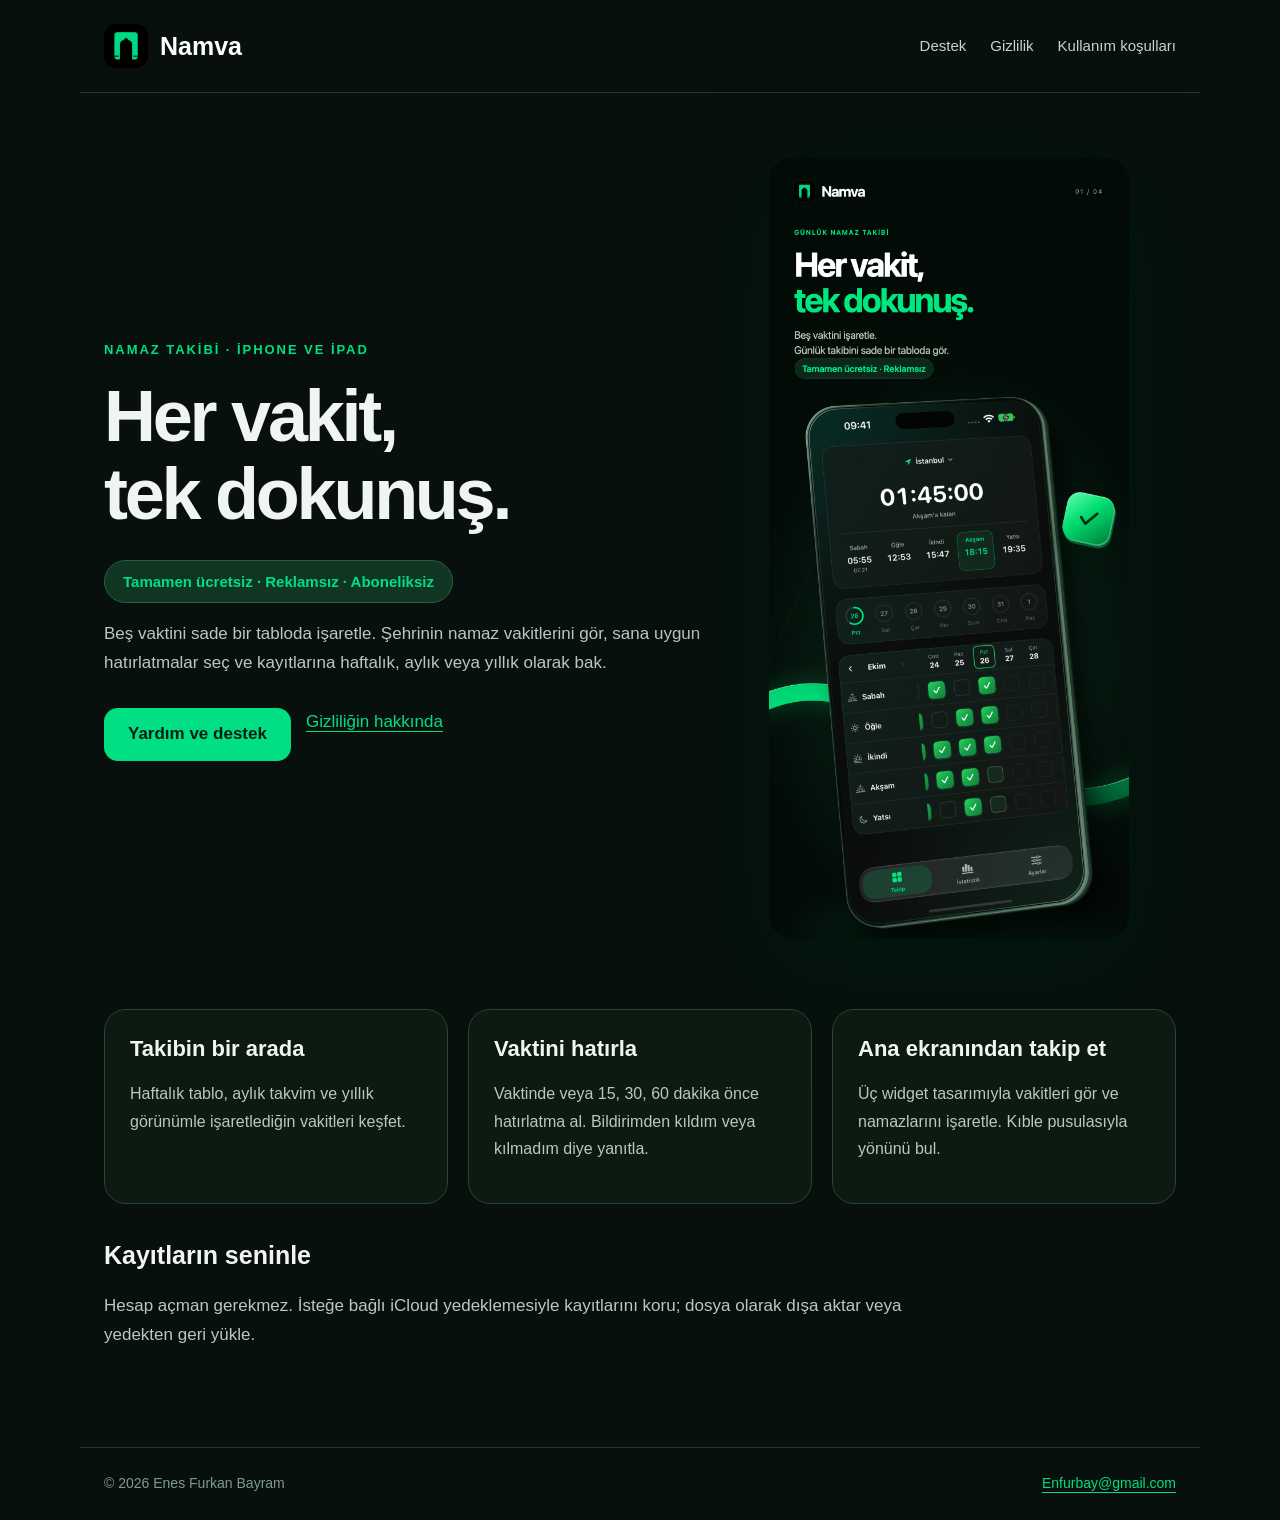
<file: index.html>
<!doctype html><html lang="tr"><head><meta charset="utf-8"><meta name="viewport" content="width=device-width,initial-scale=1"><title>Namaz Takibi · Namva</title><meta name="description" content="Namva ile beş vakti işaretle, namaz vakitlerini gör ve kişisel takibini sürdür. Ücretsiz, reklamsız ve aboneliksiz."><link rel="canonical" href="https://enfurbay.github.io/namva/"><link rel="icon" href="assets/logo.png"><link rel="stylesheet" href="style.css"><meta name="theme-color" content="#07100c"></head><body><header><a class="brand" href="index.html"><img src="assets/logo.png" alt="">Namva</a><nav aria-label="Ana menü"><a href="support.html">Destek</a><a href="privacy.html">Gizlilik</a><a href="terms.html">Kullanım koşulları</a></nav></header><main class=""><div class="hero"><div><span class="eyebrow">Namaz takibi · iPhone ve iPad</span><h1>Her vakit,<br>tek dokunuş.</h1><span class="pill">Tamamen ücretsiz · Reklamsız · Aboneliksiz</span><p>Beş vaktini sade bir tabloda işaretle. Şehrinin namaz vakitlerini gör, sana uygun hatırlatmalar seç ve kayıtlarına haftalık, aylık veya yıllık olarak bak.</p><div class="actions"><a class="button" href="support.html">Yardım ve destek</a><a href="privacy.html">Gizliliğin hakkında</a></div></div><img src="assets/takip.png" alt="Namva uygulamasında namaz vakitleri, geri sayım ve günlük takip tablosu"></div><div class="cards"><section class="card"><h2>Takibin bir arada</h2><p>Haftalık tablo, aylık takvim ve yıllık görünümle işaretlediğin vakitleri keşfet.</p></section><section class="card"><h2>Vaktini hatırla</h2><p>Vaktinde veya 15, 30, 60 dakika önce hatırlatma al. Bildirimden kıldım veya kılmadım diye yanıtla.</p></section><section class="card"><h2>Ana ekranından takip et</h2><p>Üç widget tasarımıyla vakitleri gör ve namazlarını işaretle. Kıble pusulasıyla yönünü bul.</p></section></div><section><h2>Kayıtların seninle</h2><p>Hesap açman gerekmez. İsteğe bağlı iCloud yedeklemesiyle kayıtlarını koru; dosya olarak dışa aktar veya yedekten geri yükle.</p></section></main><footer><span>© 2026 Enes Furkan Bayram</span><a href="mailto:Enfurbay@gmail.com">Enfurbay@gmail.com</a></footer></body></html>
</file>
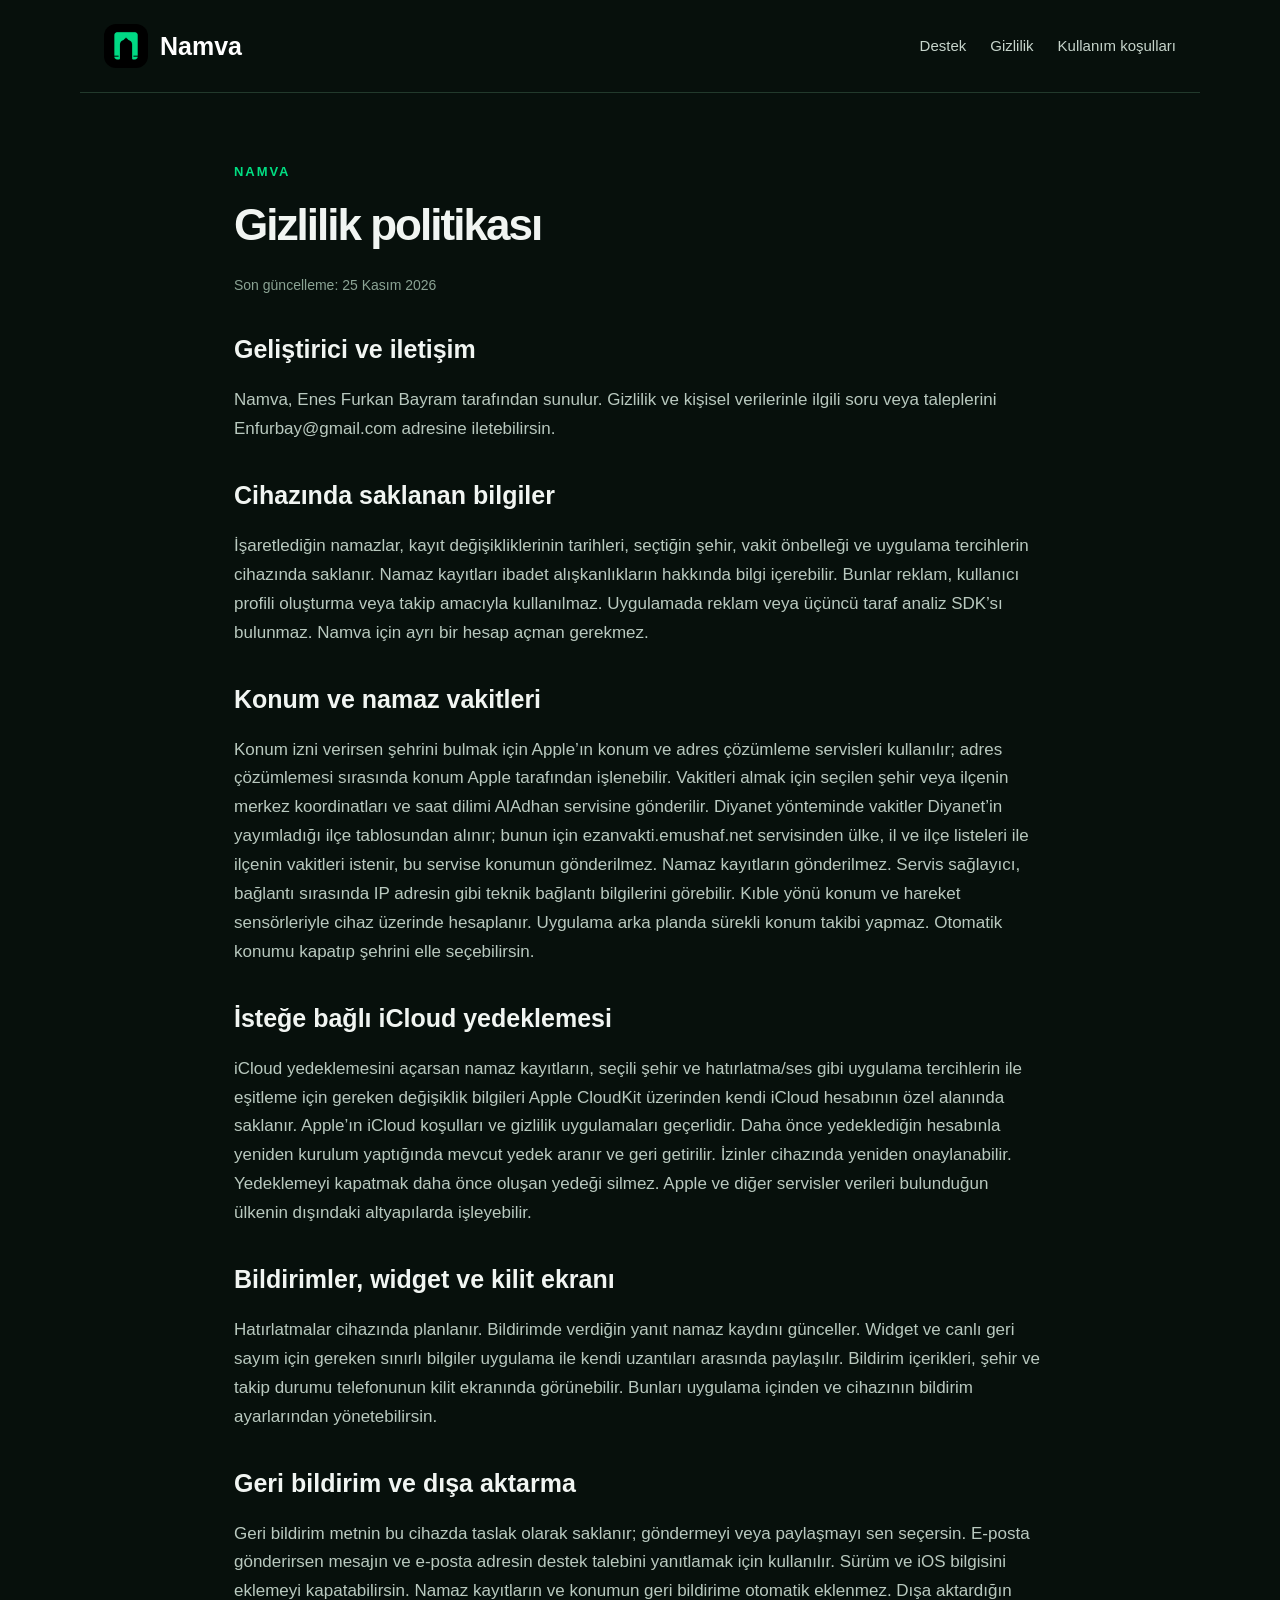
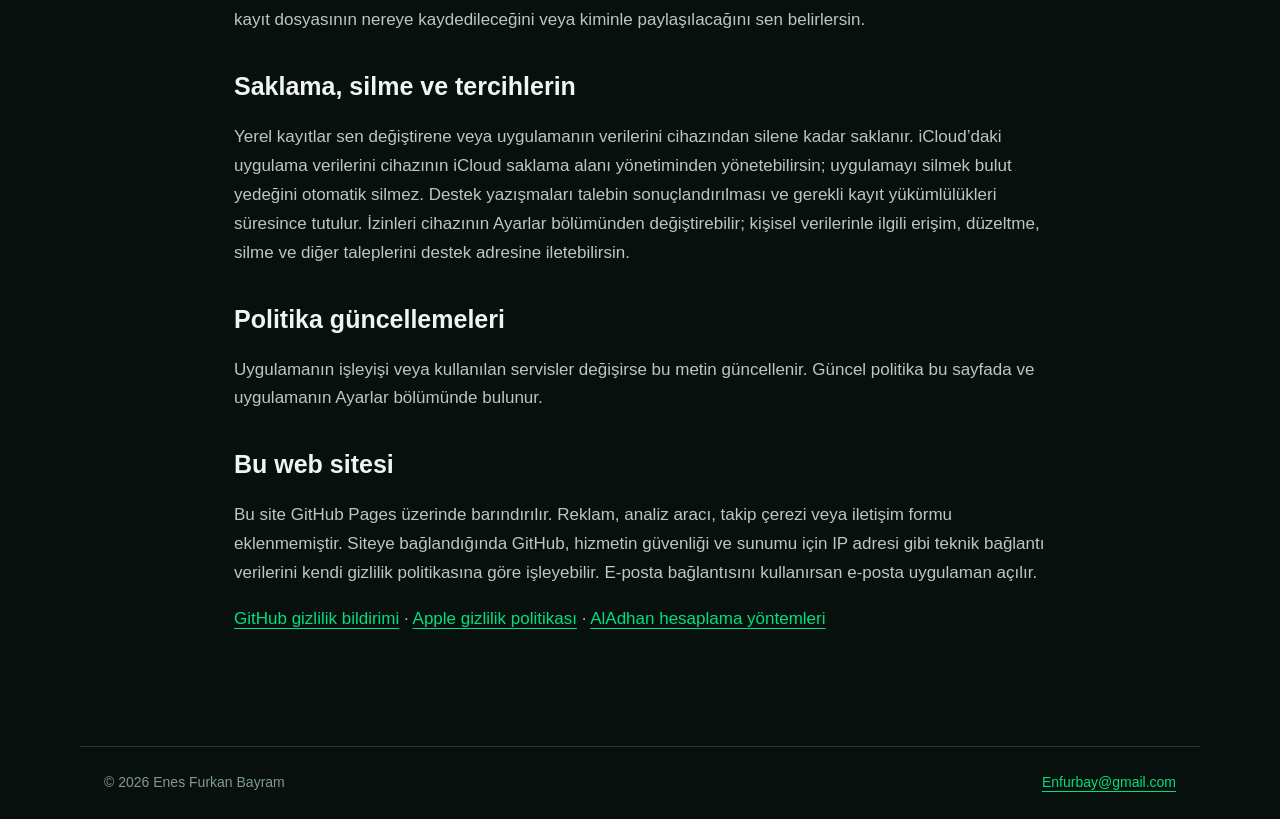
<file: privacy.html>
<!doctype html><html lang="tr"><head><meta charset="utf-8"><meta name="viewport" content="width=device-width,initial-scale=1"><title>Gizlilik politikası · Namva</title><meta name="description" content="Namva gizlilik politikası ve geliştirici iletişim bilgileri."><link rel="canonical" href="https://enfurbay.github.io/namva/privacy.html"><link rel="icon" href="assets/logo.png"><link rel="stylesheet" href="style.css"><meta name="theme-color" content="#07100c"></head><body><header><a class="brand" href="index.html"><img src="assets/logo.png" alt="">Namva</a><nav aria-label="Ana menü"><a href="support.html">Destek</a><a href="privacy.html">Gizlilik</a><a href="terms.html">Kullanım koşulları</a></nav></header><main class="legal"><span class="eyebrow">Namva</span><h1>Gizlilik politikası</h1><p class="meta">Son güncelleme: 25 Kasım 2026</p><section><h2>Geliştirici ve iletişim</h2><p>Namva, Enes Furkan Bayram tarafından sunulur. Gizlilik ve kişisel verilerinle ilgili soru veya taleplerini Enfurbay@gmail.com adresine iletebilirsin.</p></section><section><h2>Cihazında saklanan bilgiler</h2><p>İşaretlediğin namazlar, kayıt değişikliklerinin tarihleri, seçtiğin şehir, vakit önbelleği ve uygulama tercihlerin cihazında saklanır. Namaz kayıtları ibadet alışkanlıkların hakkında bilgi içerebilir. Bunlar reklam, kullanıcı profili oluşturma veya takip amacıyla kullanılmaz. Uygulamada reklam veya üçüncü taraf analiz SDK’sı bulunmaz. Namva için ayrı bir hesap açman gerekmez.</p></section><section><h2>Konum ve namaz vakitleri</h2><p>Konum izni verirsen şehrini bulmak için Apple’ın konum ve adres çözümleme servisleri kullanılır; adres çözümlemesi sırasında konum Apple tarafından işlenebilir. Vakitleri almak için seçilen şehir veya ilçenin merkez koordinatları ve saat dilimi AlAdhan servisine gönderilir. Diyanet yönteminde vakitler Diyanet’in yayımladığı ilçe tablosundan alınır; bunun için ezanvakti.emushaf.net servisinden ülke, il ve ilçe listeleri ile ilçenin vakitleri istenir, bu servise konumun gönderilmez. Namaz kayıtların gönderilmez. Servis sağlayıcı, bağlantı sırasında IP adresin gibi teknik bağlantı bilgilerini görebilir. Kıble yönü konum ve hareket sensörleriyle cihaz üzerinde hesaplanır. Uygulama arka planda sürekli konum takibi yapmaz. Otomatik konumu kapatıp şehrini elle seçebilirsin.</p></section><section><h2>İsteğe bağlı iCloud yedeklemesi</h2><p>iCloud yedeklemesini açarsan namaz kayıtların, seçili şehir ve hatırlatma/ses gibi uygulama tercihlerin ile eşitleme için gereken değişiklik bilgileri Apple CloudKit üzerinden kendi iCloud hesabının özel alanında saklanır. Apple’ın iCloud koşulları ve gizlilik uygulamaları geçerlidir. Daha önce yedeklediğin hesabınla yeniden kurulum yaptığında mevcut yedek aranır ve geri getirilir. İzinler cihazında yeniden onaylanabilir. Yedeklemeyi kapatmak daha önce oluşan yedeği silmez. Apple ve diğer servisler verileri bulunduğun ülkenin dışındaki altyapılarda işleyebilir.</p></section><section><h2>Bildirimler, widget ve kilit ekranı</h2><p>Hatırlatmalar cihazında planlanır. Bildirimde verdiğin yanıt namaz kaydını günceller. Widget ve canlı geri sayım için gereken sınırlı bilgiler uygulama ile kendi uzantıları arasında paylaşılır. Bildirim içerikleri, şehir ve takip durumu telefonunun kilit ekranında görünebilir. Bunları uygulama içinden ve cihazının bildirim ayarlarından yönetebilirsin.</p></section><section><h2>Geri bildirim ve dışa aktarma</h2><p>Geri bildirim metnin bu cihazda taslak olarak saklanır; göndermeyi veya paylaşmayı sen seçersin. E-posta gönderirsen mesajın ve e-posta adresin destek talebini yanıtlamak için kullanılır. Sürüm ve iOS bilgisini eklemeyi kapatabilirsin. Namaz kayıtların ve konumun geri bildirime otomatik eklenmez. Dışa aktardığın kayıt dosyasının nereye kaydedileceğini veya kiminle paylaşılacağını sen belirlersin.</p></section><section><h2>Saklama, silme ve tercihlerin</h2><p>Yerel kayıtlar sen değiştirene veya uygulamanın verilerini cihazından silene kadar saklanır. iCloud’daki uygulama verilerini cihazının iCloud saklama alanı yönetiminden yönetebilirsin; uygulamayı silmek bulut yedeğini otomatik silmez. Destek yazışmaları talebin sonuçlandırılması ve gerekli kayıt yükümlülükleri süresince tutulur. İzinleri cihazının Ayarlar bölümünden değiştirebilir; kişisel verilerinle ilgili erişim, düzeltme, silme ve diğer taleplerini destek adresine iletebilirsin.</p></section><section><h2>Politika güncellemeleri</h2><p>Uygulamanın işleyişi veya kullanılan servisler değişirse bu metin güncellenir. Güncel politika bu sayfada ve uygulamanın Ayarlar bölümünde bulunur.</p></section><section><h2>Bu web sitesi</h2><p>Bu site GitHub Pages üzerinde barındırılır. Reklam, analiz aracı, takip çerezi veya iletişim formu eklenmemiştir. Siteye bağlandığında GitHub, hizmetin güvenliği ve sunumu için IP adresi gibi teknik bağlantı verilerini kendi gizlilik politikasına göre işleyebilir. E-posta bağlantısını kullanırsan e-posta uygulaman açılır.</p><p><a href="https://docs.github.com/en/site-policy/privacy-policies/github-general-privacy-statement">GitHub gizlilik bildirimi</a> · <a href="https://www.apple.com/legal/privacy/">Apple gizlilik politikası</a> · <a href="https://aladhan.com/calculation-methods">AlAdhan hesaplama yöntemleri</a></p></section></main><footer><span>© 2026 Enes Furkan Bayram</span><a href="mailto:Enfurbay@gmail.com">Enfurbay@gmail.com</a></footer></body></html>
</file>
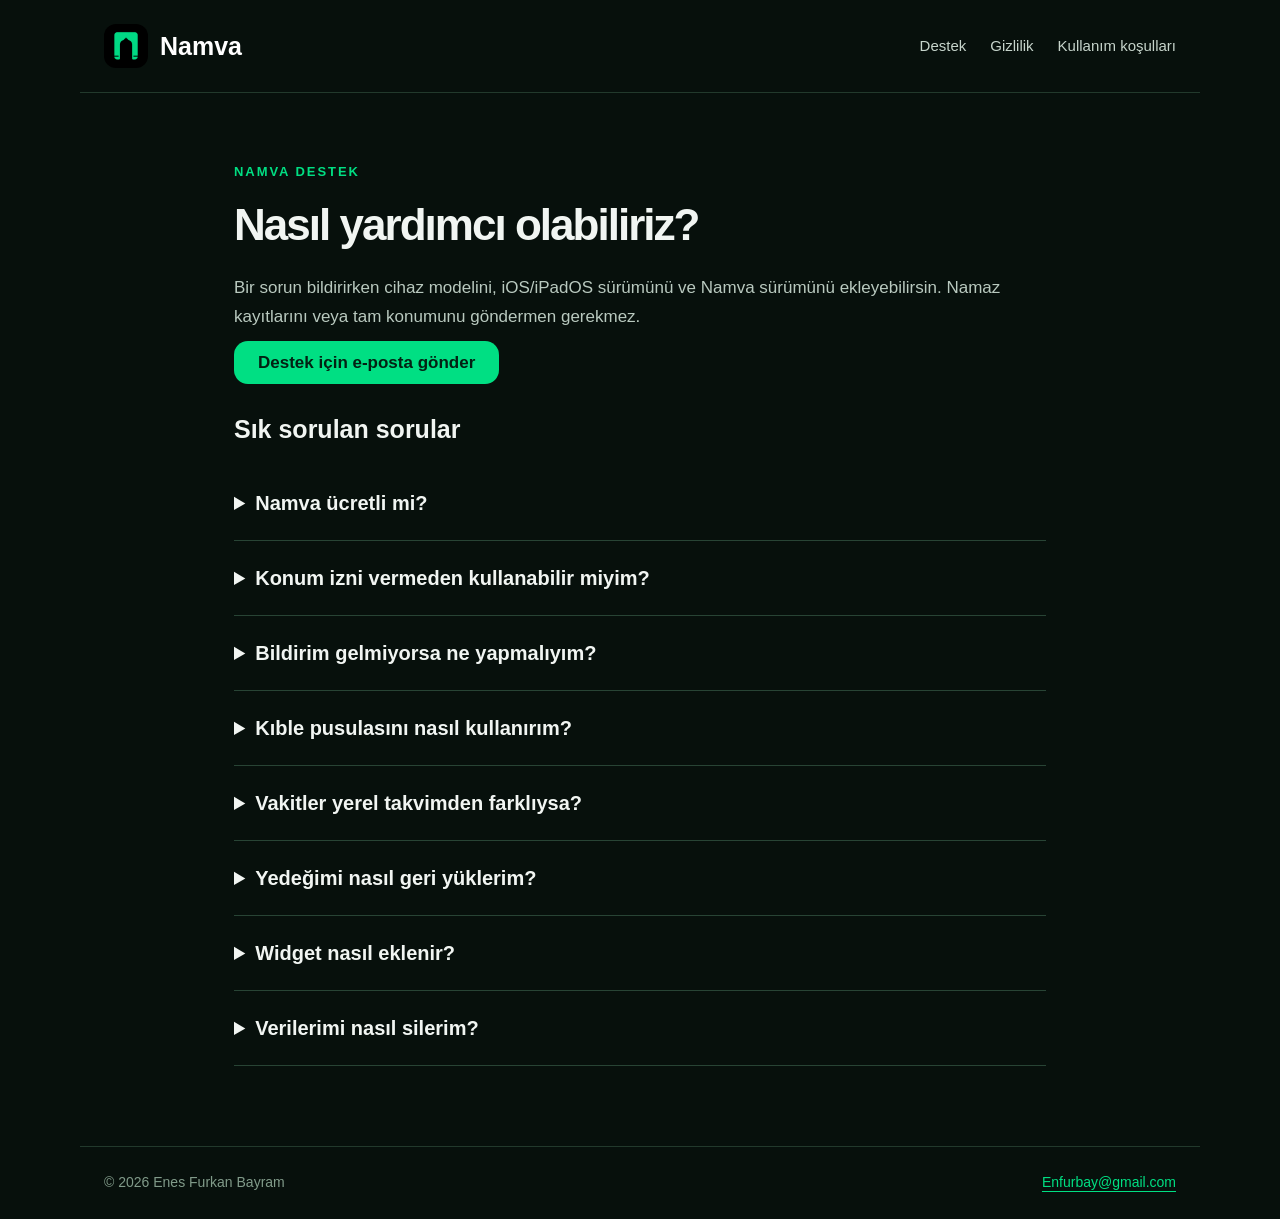
<file: support.html>
<!doctype html><html lang="tr"><head><meta charset="utf-8"><meta name="viewport" content="width=device-width,initial-scale=1"><title>Destek · Namva</title><meta name="description" content="Namva kullanım yardımı, bildirim, kıble pusulası, widget ve yedekleme desteği."><link rel="canonical" href="https://enfurbay.github.io/namva/support.html"><link rel="icon" href="assets/logo.png"><link rel="stylesheet" href="style.css"><meta name="theme-color" content="#07100c"></head><body><header><a class="brand" href="index.html"><img src="assets/logo.png" alt="">Namva</a><nav aria-label="Ana menü"><a href="support.html">Destek</a><a href="privacy.html">Gizlilik</a><a href="terms.html">Kullanım koşulları</a></nav></header><main class="legal"><span class="eyebrow">Namva destek</span><h1>Nasıl yardımcı olabiliriz?</h1><p>Bir sorun bildirirken cihaz modelini, iOS/iPadOS sürümünü ve Namva sürümünü ekleyebilirsin. Namaz kayıtlarını veya tam konumunu göndermen gerekmez.</p><a class="button" href="mailto:Enfurbay@gmail.com?subject=Namva%20Destek">Destek için e-posta gönder</a><h2>Sık sorulan sorular</h2><details><summary>Namva ücretli mi?</summary><p>Namva ücretsiz ve reklamsızdır. Abonelik veya uygulama içi satın alma bulunmaz.</p></details><details><summary>Konum izni vermeden kullanabilir miyim?</summary><p>Evet. Ayarlar bölümünden şehrini elle seçebilirsin. Otomatik şehir bulma ve kıble yönünün bulunduğun yere göre hesaplanması için konum izni gerekir.</p></details><details><summary>Bildirim gelmiyorsa ne yapmalıyım?</summary><p>Cihaz Ayarları &gt; Bildirimler &gt; Namva bölümünde izinleri ve Odak ayarlarını kontrol et. Namva’da istediğin vakitlerin hatırlatmalarını aç, şehrin ve vakitlerin güncel olduğundan emin ol. Uygulamayı arada açmak sonraki bildirim planının yenilenmesine yardımcı olur. iOS arka plan çalışmasına her zaman izin vermeyebilir.</p></details><details><summary>Kıble pusulasını nasıl kullanırım?</summary><p>Cihazını düz tut, metal eşyalardan ve mıknatıslı aksesuarlardan uzaklaştır. Konum iznini ve ekrandaki ölçüm açıklamasını kontrol et. Pusula hassasiyeti cihazın sensörlerine ve çevreye bağlıdır; sensör desteği olmayan cihazlarda yön ölçümü kullanılamayabilir.</p></details><details><summary>Vakitler yerel takvimden farklıysa?</summary><p>Namva, Diyanet yönteminde Diyanet’in yayımladığı ilçe vakitlerini gösterir; tabloya ulaşılamazsa AlAdhan’ın Türkiye hesaplama yöntemine döner. Resmî bir kurum uygulaması değildir. Yerel resmî takvimini kontrol et; Ayarlar’daki vakit düzeltmesiyle her vakte dakika farkı uygulayabilirsin.</p></details><details><summary>Yedeğimi nasıl geri yüklerim?</summary><p>iCloud yedeklemesi açıkken kayıtların kendi iCloud hesabında saklanır. Aynı iCloud hesabıyla yeniden kurulumda mevcut yedek aranır. Dosya yedeğin varsa Ayarlar &gt; Yedekleme bölümünden içe aktarabilirsin. Konum ve bildirim izinlerini yeniden vermen gerekebilir.</p></details><details><summary>Widget nasıl eklenir?</summary><p>Ana ekranında boş bir alana basılı tut, widget ekleme menüsünde Namva’yı bul. Geri sayım, Vakitler veya Günlük takip tasarımını seç. Günlük takip widget’ından o günün vakitlerini işaretleyebilirsin.</p></details><details><summary>Verilerimi nasıl silerim?</summary><p>Yerel veriler uygulama kaldırıldığında cihazdan silinir. iCloud yedeğini ayrıca cihazının iCloud saklama alanı yönetiminden yönetmelisin; yedeklemeyi kapatmak önceki yedeği silmez. Destek yazışmalarınla ilgili talepler için bize e-posta gönderebilirsin.</p></details></main><footer><span>© 2026 Enes Furkan Bayram</span><a href="mailto:Enfurbay@gmail.com">Enfurbay@gmail.com</a></footer></body></html>
</file>
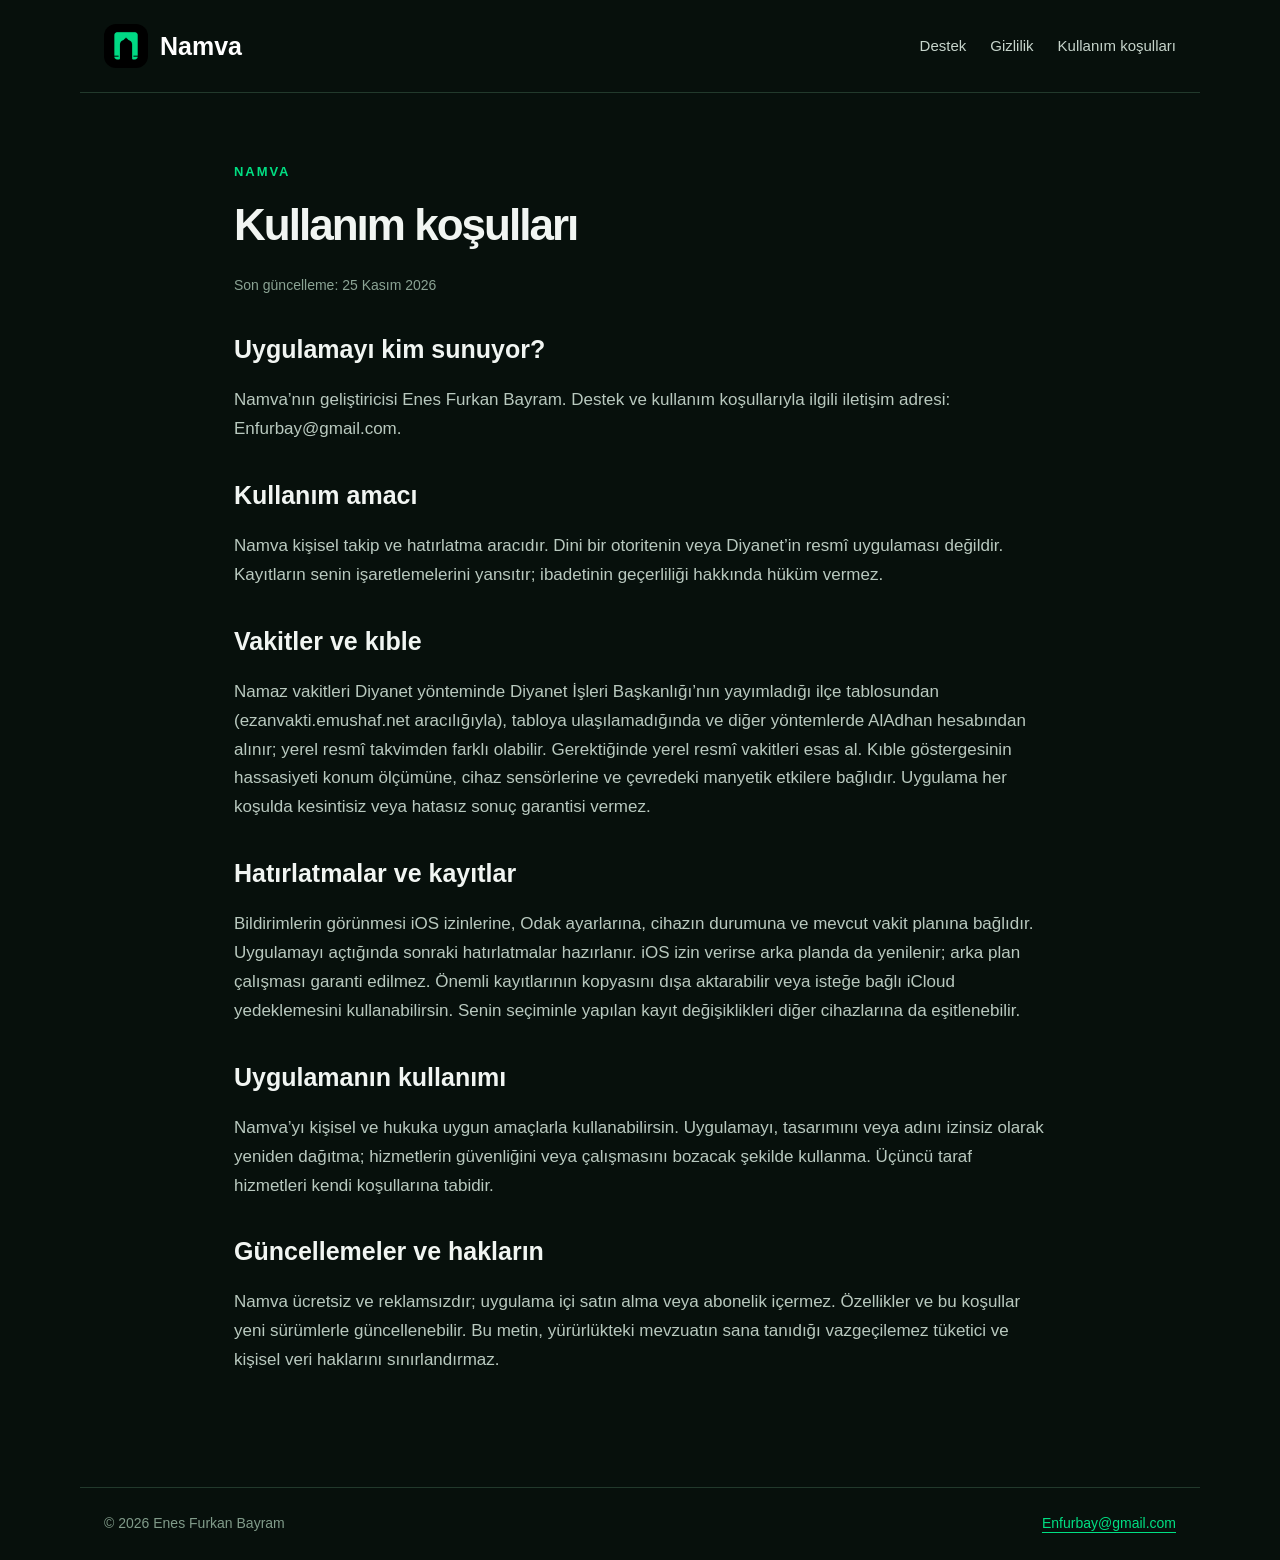
<file: terms.html>
<!doctype html><html lang="tr"><head><meta charset="utf-8"><meta name="viewport" content="width=device-width,initial-scale=1"><title>Kullanım koşulları · Namva</title><meta name="description" content="Namva kullanım koşulları ve geliştirici iletişim bilgileri."><link rel="canonical" href="https://enfurbay.github.io/namva/terms.html"><link rel="icon" href="assets/logo.png"><link rel="stylesheet" href="style.css"><meta name="theme-color" content="#07100c"></head><body><header><a class="brand" href="index.html"><img src="assets/logo.png" alt="">Namva</a><nav aria-label="Ana menü"><a href="support.html">Destek</a><a href="privacy.html">Gizlilik</a><a href="terms.html">Kullanım koşulları</a></nav></header><main class="legal"><span class="eyebrow">Namva</span><h1>Kullanım koşulları</h1><p class="meta">Son güncelleme: 25 Kasım 2026</p><section><h2>Uygulamayı kim sunuyor?</h2><p>Namva’nın geliştiricisi Enes Furkan Bayram. Destek ve kullanım koşullarıyla ilgili iletişim adresi: Enfurbay@gmail.com.</p></section><section><h2>Kullanım amacı</h2><p>Namva kişisel takip ve hatırlatma aracıdır. Dini bir otoritenin veya Diyanet’in resmî uygulaması değildir. Kayıtların senin işaretlemelerini yansıtır; ibadetinin geçerliliği hakkında hüküm vermez.</p></section><section><h2>Vakitler ve kıble</h2><p>Namaz vakitleri Diyanet yönteminde Diyanet İşleri Başkanlığı’nın yayımladığı ilçe tablosundan (ezanvakti.emushaf.net aracılığıyla), tabloya ulaşılamadığında ve diğer yöntemlerde AlAdhan hesabından alınır; yerel resmî takvimden farklı olabilir. Gerektiğinde yerel resmî vakitleri esas al. Kıble göstergesinin hassasiyeti konum ölçümüne, cihaz sensörlerine ve çevredeki manyetik etkilere bağlıdır. Uygulama her koşulda kesintisiz veya hatasız sonuç garantisi vermez.</p></section><section><h2>Hatırlatmalar ve kayıtlar</h2><p>Bildirimlerin görünmesi iOS izinlerine, Odak ayarlarına, cihazın durumuna ve mevcut vakit planına bağlıdır. Uygulamayı açtığında sonraki hatırlatmalar hazırlanır. iOS izin verirse arka planda da yenilenir; arka plan çalışması garanti edilmez. Önemli kayıtlarının kopyasını dışa aktarabilir veya isteğe bağlı iCloud yedeklemesini kullanabilirsin. Senin seçiminle yapılan kayıt değişiklikleri diğer cihazlarına da eşitlenebilir.</p></section><section><h2>Uygulamanın kullanımı</h2><p>Namva’yı kişisel ve hukuka uygun amaçlarla kullanabilirsin. Uygulamayı, tasarımını veya adını izinsiz olarak yeniden dağıtma; hizmetlerin güvenliğini veya çalışmasını bozacak şekilde kullanma. Üçüncü taraf hizmetleri kendi koşullarına tabidir.</p></section><section><h2>Güncellemeler ve hakların</h2><p>Namva ücretsiz ve reklamsızdır; uygulama içi satın alma veya abonelik içermez. Özellikler ve bu koşullar yeni sürümlerle güncellenebilir. Bu metin, yürürlükteki mevzuatın sana tanıdığı vazgeçilemez tüketici ve kişisel veri haklarını sınırlandırmaz.</p></section></main><footer><span>© 2026 Enes Furkan Bayram</span><a href="mailto:Enfurbay@gmail.com">Enfurbay@gmail.com</a></footer></body></html>
</file>
<file: style.css>
*{box-sizing:border-box}html{color-scheme:dark;scroll-behavior:smooth}body{margin:0;background:#07100c;color:#f1f5f2;font:17px/1.7 -apple-system,BlinkMacSystemFont,Segoe UI,sans-serif}a{color:#00df83;text-underline-offset:4px}a:hover{color:#8dffc5}header,main,footer{max-width:1120px;margin:auto;padding:24px}header{display:flex;align-items:center;justify-content:space-between;gap:24px;border-bottom:1px solid #22392c}nav{display:flex;gap:24px;flex-wrap:wrap}nav a{text-decoration:none;font-size:15px;color:#c6d4cb}.brand{display:flex;align-items:center;gap:12px;font-size:25px;font-weight:750;color:#fff;text-decoration:none}.brand img{width:44px;height:44px;border-radius:12px}main{min-height:60vh;padding-top:64px;padding-bottom:80px}h1{font-size:clamp(36px,6vw,72px);line-height:1.08;letter-spacing:-.045em;margin:15px 0 26px}h2{font-size:25px;line-height:1.25;margin-top:36px}p{color:#b9c9bf}section p{max-width:820px}.eyebrow{font-size:13px;letter-spacing:.15em;color:#00df83;font-weight:700;text-transform:uppercase}.hero{display:grid;grid-template-columns:1.2fr .8fr;gap:55px;align-items:center}.hero img{width:100%;max-width:360px;border-radius:24px;box-shadow:0 30px 100px #00190e}.pill{display:inline-block;background:#103523;border:1px solid #276343;border-radius:28px;padding:8px 18px;color:#00df83;font-weight:600;font-size:15px}.actions{display:flex;flex-wrap:wrap;gap:15px;margin-top:30px}.button{background:#00df83;color:#032113;padding:12px 24px;border-radius:14px;text-decoration:none;font-weight:650}.button:hover{background:#5cf6ad;color:#032113}.cards{display:grid;grid-template-columns:repeat(3,1fr);gap:20px;margin-top:70px}.card{padding:25px;border:1px solid #284435;border-radius:22px;background:#0c1a12}.card h2{margin-top:0;font-size:22px}.card p{font-size:16px}footer{border-top:1px solid #22392c;font-size:14px;color:#819b8a;display:flex;justify-content:space-between;gap:20px;flex-wrap:wrap}.legal{max-width:860px}.legal h1{font-size:44px}.legal section{margin-bottom:32px}.meta{font-size:14px;color:#8ba394}details{border-bottom:1px solid #284435;padding:20px 0}summary{font-size:20px;font-weight:600;cursor:pointer}summary:focus-visible,a:focus-visible{outline:3px solid #00df83;outline-offset:5px}details p{margin-bottom:4px}@media(max-width:720px){header{align-items:flex-start;flex-direction:column}nav{gap:16px}.hero{grid-template-columns:1fr}.hero img{display:block;margin:20px auto 0;max-width:300px}.cards{grid-template-columns:1fr;gap:15px;margin-top:40px}main{padding-top:40px}.legal h1{font-size:36px}}
</file>
